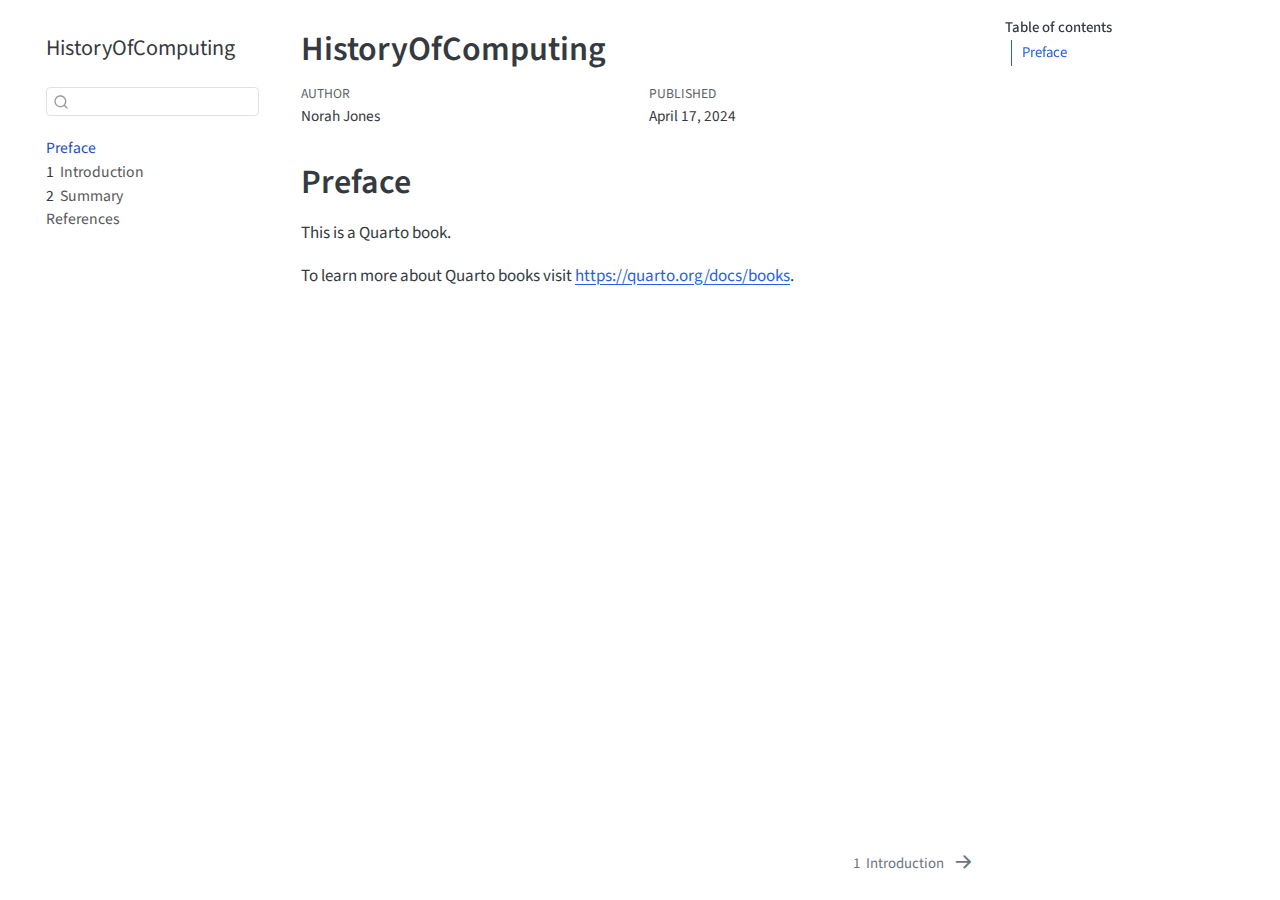
<file: docs/index.html>
<!DOCTYPE html>
<html xmlns="http://www.w3.org/1999/xhtml" lang="en" xml:lang="en"><head>

<meta charset="utf-8">
<meta name="generator" content="quarto-1.4.550">

<meta name="viewport" content="width=device-width, initial-scale=1.0, user-scalable=yes">

<meta name="author" content="Norah Jones">
<meta name="dcterms.date" content="2024-04-17">

<title>HistoryOfComputing</title>
<style>
code{white-space: pre-wrap;}
span.smallcaps{font-variant: small-caps;}
div.columns{display: flex; gap: min(4vw, 1.5em);}
div.column{flex: auto; overflow-x: auto;}
div.hanging-indent{margin-left: 1.5em; text-indent: -1.5em;}
ul.task-list{list-style: none;}
ul.task-list li input[type="checkbox"] {
  width: 0.8em;
  margin: 0 0.8em 0.2em -1em; /* quarto-specific, see https://github.com/quarto-dev/quarto-cli/issues/4556 */ 
  vertical-align: middle;
}
</style>


<script src="site_libs/quarto-nav/quarto-nav.js"></script>
<script src="site_libs/quarto-nav/headroom.min.js"></script>
<script src="site_libs/clipboard/clipboard.min.js"></script>
<script src="site_libs/quarto-search/autocomplete.umd.js"></script>
<script src="site_libs/quarto-search/fuse.min.js"></script>
<script src="site_libs/quarto-search/quarto-search.js"></script>
<meta name="quarto:offset" content="./">
<link href="./intro.html" rel="next">
<script src="site_libs/quarto-html/quarto.js"></script>
<script src="site_libs/quarto-html/popper.min.js"></script>
<script src="site_libs/quarto-html/tippy.umd.min.js"></script>
<script src="site_libs/quarto-html/anchor.min.js"></script>
<link href="site_libs/quarto-html/tippy.css" rel="stylesheet">
<link href="site_libs/quarto-html/quarto-syntax-highlighting.css" rel="stylesheet" id="quarto-text-highlighting-styles">
<script src="site_libs/bootstrap/bootstrap.min.js"></script>
<link href="site_libs/bootstrap/bootstrap-icons.css" rel="stylesheet">
<link href="site_libs/bootstrap/bootstrap.min.css" rel="stylesheet" id="quarto-bootstrap" data-mode="light">
<script id="quarto-search-options" type="application/json">{
  "location": "sidebar",
  "copy-button": false,
  "collapse-after": 3,
  "panel-placement": "start",
  "type": "textbox",
  "limit": 50,
  "keyboard-shortcut": [
    "f",
    "/",
    "s"
  ],
  "show-item-context": false,
  "language": {
    "search-no-results-text": "No results",
    "search-matching-documents-text": "matching documents",
    "search-copy-link-title": "Copy link to search",
    "search-hide-matches-text": "Hide additional matches",
    "search-more-match-text": "more match in this document",
    "search-more-matches-text": "more matches in this document",
    "search-clear-button-title": "Clear",
    "search-text-placeholder": "",
    "search-detached-cancel-button-title": "Cancel",
    "search-submit-button-title": "Submit",
    "search-label": "Search"
  }
}</script>


</head>

<body class="nav-sidebar floating">

<div id="quarto-search-results"></div>
  <header id="quarto-header" class="headroom fixed-top">
  <nav class="quarto-secondary-nav">
    <div class="container-fluid d-flex">
      <button type="button" class="quarto-btn-toggle btn" data-bs-toggle="collapse" data-bs-target=".quarto-sidebar-collapse-item" aria-controls="quarto-sidebar" aria-expanded="false" aria-label="Toggle sidebar navigation" onclick="if (window.quartoToggleHeadroom) { window.quartoToggleHeadroom(); }">
        <i class="bi bi-layout-text-sidebar-reverse"></i>
      </button>
        <nav class="quarto-page-breadcrumbs" aria-label="breadcrumb"><ol class="breadcrumb"><li class="breadcrumb-item"><a href="./index.html">Preface</a></li></ol></nav>
        <a class="flex-grow-1" role="button" data-bs-toggle="collapse" data-bs-target=".quarto-sidebar-collapse-item" aria-controls="quarto-sidebar" aria-expanded="false" aria-label="Toggle sidebar navigation" onclick="if (window.quartoToggleHeadroom) { window.quartoToggleHeadroom(); }">      
        </a>
      <button type="button" class="btn quarto-search-button" aria-label="" onclick="window.quartoOpenSearch();">
        <i class="bi bi-search"></i>
      </button>
    </div>
  </nav>
</header>
<!-- content -->
<div id="quarto-content" class="quarto-container page-columns page-rows-contents page-layout-article">
<!-- sidebar -->
  <nav id="quarto-sidebar" class="sidebar collapse collapse-horizontal quarto-sidebar-collapse-item sidebar-navigation floating overflow-auto">
    <div class="pt-lg-2 mt-2 text-left sidebar-header">
    <div class="sidebar-title mb-0 py-0">
      <a href="./">HistoryOfComputing</a> 
    </div>
      </div>
        <div class="mt-2 flex-shrink-0 align-items-center">
        <div class="sidebar-search">
        <div id="quarto-search" class="" title="Search"></div>
        </div>
        </div>
    <div class="sidebar-menu-container"> 
    <ul class="list-unstyled mt-1">
        <li class="sidebar-item">
  <div class="sidebar-item-container"> 
  <a href="./index.html" class="sidebar-item-text sidebar-link active">
 <span class="menu-text">Preface</span></a>
  </div>
</li>
        <li class="sidebar-item">
  <div class="sidebar-item-container"> 
  <a href="./intro.html" class="sidebar-item-text sidebar-link">
 <span class="menu-text"><span class="chapter-number">1</span>&nbsp; <span class="chapter-title">Introduction</span></span></a>
  </div>
</li>
        <li class="sidebar-item">
  <div class="sidebar-item-container"> 
  <a href="./summary.html" class="sidebar-item-text sidebar-link">
 <span class="menu-text"><span class="chapter-number">2</span>&nbsp; <span class="chapter-title">Summary</span></span></a>
  </div>
</li>
        <li class="sidebar-item">
  <div class="sidebar-item-container"> 
  <a href="./references.html" class="sidebar-item-text sidebar-link">
 <span class="menu-text">References</span></a>
  </div>
</li>
    </ul>
    </div>
</nav>
<div id="quarto-sidebar-glass" class="quarto-sidebar-collapse-item" data-bs-toggle="collapse" data-bs-target=".quarto-sidebar-collapse-item"></div>
<!-- margin-sidebar -->
    <div id="quarto-margin-sidebar" class="sidebar margin-sidebar">
        <nav id="TOC" role="doc-toc" class="toc-active">
    <h2 id="toc-title">Table of contents</h2>
   
  <ul>
  <li><a href="#preface" id="toc-preface" class="nav-link active" data-scroll-target="#preface">Preface</a></li>
  </ul>
</nav>
    </div>
<!-- main -->
<main class="content" id="quarto-document-content">

<header id="title-block-header" class="quarto-title-block default">
<div class="quarto-title">
<h1 class="title">HistoryOfComputing</h1>
</div>



<div class="quarto-title-meta">

    <div>
    <div class="quarto-title-meta-heading">Author</div>
    <div class="quarto-title-meta-contents">
             <p>Norah Jones </p>
          </div>
  </div>
    
    <div>
    <div class="quarto-title-meta-heading">Published</div>
    <div class="quarto-title-meta-contents">
      <p class="date">April 17, 2024</p>
    </div>
  </div>
  
    
  </div>
  


</header>


<section id="preface" class="level1 unnumbered">
<h1 class="unnumbered">Preface</h1>
<p>This is a Quarto book.</p>
<p>To learn more about Quarto books visit <a href="https://quarto.org/docs/books" class="uri">https://quarto.org/docs/books</a>.</p>


</section>

</main> <!-- /main -->
<script id="quarto-html-after-body" type="application/javascript">
window.document.addEventListener("DOMContentLoaded", function (event) {
  const toggleBodyColorMode = (bsSheetEl) => {
    const mode = bsSheetEl.getAttribute("data-mode");
    const bodyEl = window.document.querySelector("body");
    if (mode === "dark") {
      bodyEl.classList.add("quarto-dark");
      bodyEl.classList.remove("quarto-light");
    } else {
      bodyEl.classList.add("quarto-light");
      bodyEl.classList.remove("quarto-dark");
    }
  }
  const toggleBodyColorPrimary = () => {
    const bsSheetEl = window.document.querySelector("link#quarto-bootstrap");
    if (bsSheetEl) {
      toggleBodyColorMode(bsSheetEl);
    }
  }
  toggleBodyColorPrimary();  
  const icon = "";
  const anchorJS = new window.AnchorJS();
  anchorJS.options = {
    placement: 'right',
    icon: icon
  };
  anchorJS.add('.anchored');
  const isCodeAnnotation = (el) => {
    for (const clz of el.classList) {
      if (clz.startsWith('code-annotation-')) {                     
        return true;
      }
    }
    return false;
  }
  const clipboard = new window.ClipboardJS('.code-copy-button', {
    text: function(trigger) {
      const codeEl = trigger.previousElementSibling.cloneNode(true);
      for (const childEl of codeEl.children) {
        if (isCodeAnnotation(childEl)) {
          childEl.remove();
        }
      }
      return codeEl.innerText;
    }
  });
  clipboard.on('success', function(e) {
    // button target
    const button = e.trigger;
    // don't keep focus
    button.blur();
    // flash "checked"
    button.classList.add('code-copy-button-checked');
    var currentTitle = button.getAttribute("title");
    button.setAttribute("title", "Copied!");
    let tooltip;
    if (window.bootstrap) {
      button.setAttribute("data-bs-toggle", "tooltip");
      button.setAttribute("data-bs-placement", "left");
      button.setAttribute("data-bs-title", "Copied!");
      tooltip = new bootstrap.Tooltip(button, 
        { trigger: "manual", 
          customClass: "code-copy-button-tooltip",
          offset: [0, -8]});
      tooltip.show();    
    }
    setTimeout(function() {
      if (tooltip) {
        tooltip.hide();
        button.removeAttribute("data-bs-title");
        button.removeAttribute("data-bs-toggle");
        button.removeAttribute("data-bs-placement");
      }
      button.setAttribute("title", currentTitle);
      button.classList.remove('code-copy-button-checked');
    }, 1000);
    // clear code selection
    e.clearSelection();
  });
  function tippyHover(el, contentFn, onTriggerFn, onUntriggerFn) {
    const config = {
      allowHTML: true,
      maxWidth: 500,
      delay: 100,
      arrow: false,
      appendTo: function(el) {
          return el.parentElement;
      },
      interactive: true,
      interactiveBorder: 10,
      theme: 'quarto',
      placement: 'bottom-start',
    };
    if (contentFn) {
      config.content = contentFn;
    }
    if (onTriggerFn) {
      config.onTrigger = onTriggerFn;
    }
    if (onUntriggerFn) {
      config.onUntrigger = onUntriggerFn;
    }
    window.tippy(el, config); 
  }
  const noterefs = window.document.querySelectorAll('a[role="doc-noteref"]');
  for (var i=0; i<noterefs.length; i++) {
    const ref = noterefs[i];
    tippyHover(ref, function() {
      // use id or data attribute instead here
      let href = ref.getAttribute('data-footnote-href') || ref.getAttribute('href');
      try { href = new URL(href).hash; } catch {}
      const id = href.replace(/^#\/?/, "");
      const note = window.document.getElementById(id);
      return note.innerHTML;
    });
  }
  const xrefs = window.document.querySelectorAll('a.quarto-xref');
  const processXRef = (id, note) => {
    // Strip column container classes
    const stripColumnClz = (el) => {
      el.classList.remove("page-full", "page-columns");
      if (el.children) {
        for (const child of el.children) {
          stripColumnClz(child);
        }
      }
    }
    stripColumnClz(note)
    if (id === null || id.startsWith('sec-')) {
      // Special case sections, only their first couple elements
      const container = document.createElement("div");
      if (note.children && note.children.length > 2) {
        container.appendChild(note.children[0].cloneNode(true));
        for (let i = 1; i < note.children.length; i++) {
          const child = note.children[i];
          if (child.tagName === "P" && child.innerText === "") {
            continue;
          } else {
            container.appendChild(child.cloneNode(true));
            break;
          }
        }
        if (window.Quarto?.typesetMath) {
          window.Quarto.typesetMath(container);
        }
        return container.innerHTML
      } else {
        if (window.Quarto?.typesetMath) {
          window.Quarto.typesetMath(note);
        }
        return note.innerHTML;
      }
    } else {
      // Remove any anchor links if they are present
      const anchorLink = note.querySelector('a.anchorjs-link');
      if (anchorLink) {
        anchorLink.remove();
      }
      if (window.Quarto?.typesetMath) {
        window.Quarto.typesetMath(note);
      }
      // TODO in 1.5, we should make sure this works without a callout special case
      if (note.classList.contains("callout")) {
        return note.outerHTML;
      } else {
        return note.innerHTML;
      }
    }
  }
  for (var i=0; i<xrefs.length; i++) {
    const xref = xrefs[i];
    tippyHover(xref, undefined, function(instance) {
      instance.disable();
      let url = xref.getAttribute('href');
      let hash = undefined; 
      if (url.startsWith('#')) {
        hash = url;
      } else {
        try { hash = new URL(url).hash; } catch {}
      }
      if (hash) {
        const id = hash.replace(/^#\/?/, "");
        const note = window.document.getElementById(id);
        if (note !== null) {
          try {
            const html = processXRef(id, note.cloneNode(true));
            instance.setContent(html);
          } finally {
            instance.enable();
            instance.show();
          }
        } else {
          // See if we can fetch this
          fetch(url.split('#')[0])
          .then(res => res.text())
          .then(html => {
            const parser = new DOMParser();
            const htmlDoc = parser.parseFromString(html, "text/html");
            const note = htmlDoc.getElementById(id);
            if (note !== null) {
              const html = processXRef(id, note);
              instance.setContent(html);
            } 
          }).finally(() => {
            instance.enable();
            instance.show();
          });
        }
      } else {
        // See if we can fetch a full url (with no hash to target)
        // This is a special case and we should probably do some content thinning / targeting
        fetch(url)
        .then(res => res.text())
        .then(html => {
          const parser = new DOMParser();
          const htmlDoc = parser.parseFromString(html, "text/html");
          const note = htmlDoc.querySelector('main.content');
          if (note !== null) {
            // This should only happen for chapter cross references
            // (since there is no id in the URL)
            // remove the first header
            if (note.children.length > 0 && note.children[0].tagName === "HEADER") {
              note.children[0].remove();
            }
            const html = processXRef(null, note);
            instance.setContent(html);
          } 
        }).finally(() => {
          instance.enable();
          instance.show();
        });
      }
    }, function(instance) {
    });
  }
      let selectedAnnoteEl;
      const selectorForAnnotation = ( cell, annotation) => {
        let cellAttr = 'data-code-cell="' + cell + '"';
        let lineAttr = 'data-code-annotation="' +  annotation + '"';
        const selector = 'span[' + cellAttr + '][' + lineAttr + ']';
        return selector;
      }
      const selectCodeLines = (annoteEl) => {
        const doc = window.document;
        const targetCell = annoteEl.getAttribute("data-target-cell");
        const targetAnnotation = annoteEl.getAttribute("data-target-annotation");
        const annoteSpan = window.document.querySelector(selectorForAnnotation(targetCell, targetAnnotation));
        const lines = annoteSpan.getAttribute("data-code-lines").split(",");
        const lineIds = lines.map((line) => {
          return targetCell + "-" + line;
        })
        let top = null;
        let height = null;
        let parent = null;
        if (lineIds.length > 0) {
            //compute the position of the single el (top and bottom and make a div)
            const el = window.document.getElementById(lineIds[0]);
            top = el.offsetTop;
            height = el.offsetHeight;
            parent = el.parentElement.parentElement;
          if (lineIds.length > 1) {
            const lastEl = window.document.getElementById(lineIds[lineIds.length - 1]);
            const bottom = lastEl.offsetTop + lastEl.offsetHeight;
            height = bottom - top;
          }
          if (top !== null && height !== null && parent !== null) {
            // cook up a div (if necessary) and position it 
            let div = window.document.getElementById("code-annotation-line-highlight");
            if (div === null) {
              div = window.document.createElement("div");
              div.setAttribute("id", "code-annotation-line-highlight");
              div.style.position = 'absolute';
              parent.appendChild(div);
            }
            div.style.top = top - 2 + "px";
            div.style.height = height + 4 + "px";
            div.style.left = 0;
            let gutterDiv = window.document.getElementById("code-annotation-line-highlight-gutter");
            if (gutterDiv === null) {
              gutterDiv = window.document.createElement("div");
              gutterDiv.setAttribute("id", "code-annotation-line-highlight-gutter");
              gutterDiv.style.position = 'absolute';
              const codeCell = window.document.getElementById(targetCell);
              const gutter = codeCell.querySelector('.code-annotation-gutter');
              gutter.appendChild(gutterDiv);
            }
            gutterDiv.style.top = top - 2 + "px";
            gutterDiv.style.height = height + 4 + "px";
          }
          selectedAnnoteEl = annoteEl;
        }
      };
      const unselectCodeLines = () => {
        const elementsIds = ["code-annotation-line-highlight", "code-annotation-line-highlight-gutter"];
        elementsIds.forEach((elId) => {
          const div = window.document.getElementById(elId);
          if (div) {
            div.remove();
          }
        });
        selectedAnnoteEl = undefined;
      };
        // Handle positioning of the toggle
    window.addEventListener(
      "resize",
      throttle(() => {
        elRect = undefined;
        if (selectedAnnoteEl) {
          selectCodeLines(selectedAnnoteEl);
        }
      }, 10)
    );
    function throttle(fn, ms) {
    let throttle = false;
    let timer;
      return (...args) => {
        if(!throttle) { // first call gets through
            fn.apply(this, args);
            throttle = true;
        } else { // all the others get throttled
            if(timer) clearTimeout(timer); // cancel #2
            timer = setTimeout(() => {
              fn.apply(this, args);
              timer = throttle = false;
            }, ms);
        }
      };
    }
      // Attach click handler to the DT
      const annoteDls = window.document.querySelectorAll('dt[data-target-cell]');
      for (const annoteDlNode of annoteDls) {
        annoteDlNode.addEventListener('click', (event) => {
          const clickedEl = event.target;
          if (clickedEl !== selectedAnnoteEl) {
            unselectCodeLines();
            const activeEl = window.document.querySelector('dt[data-target-cell].code-annotation-active');
            if (activeEl) {
              activeEl.classList.remove('code-annotation-active');
            }
            selectCodeLines(clickedEl);
            clickedEl.classList.add('code-annotation-active');
          } else {
            // Unselect the line
            unselectCodeLines();
            clickedEl.classList.remove('code-annotation-active');
          }
        });
      }
  const findCites = (el) => {
    const parentEl = el.parentElement;
    if (parentEl) {
      const cites = parentEl.dataset.cites;
      if (cites) {
        return {
          el,
          cites: cites.split(' ')
        };
      } else {
        return findCites(el.parentElement)
      }
    } else {
      return undefined;
    }
  };
  var bibliorefs = window.document.querySelectorAll('a[role="doc-biblioref"]');
  for (var i=0; i<bibliorefs.length; i++) {
    const ref = bibliorefs[i];
    const citeInfo = findCites(ref);
    if (citeInfo) {
      tippyHover(citeInfo.el, function() {
        var popup = window.document.createElement('div');
        citeInfo.cites.forEach(function(cite) {
          var citeDiv = window.document.createElement('div');
          citeDiv.classList.add('hanging-indent');
          citeDiv.classList.add('csl-entry');
          var biblioDiv = window.document.getElementById('ref-' + cite);
          if (biblioDiv) {
            citeDiv.innerHTML = biblioDiv.innerHTML;
          }
          popup.appendChild(citeDiv);
        });
        return popup.innerHTML;
      });
    }
  }
});
</script>
<nav class="page-navigation">
  <div class="nav-page nav-page-previous">
  </div>
  <div class="nav-page nav-page-next">
      <a href="./intro.html" class="pagination-link" aria-label="Introduction">
        <span class="nav-page-text"><span class="chapter-number">1</span>&nbsp; <span class="chapter-title">Introduction</span></span> <i class="bi bi-arrow-right-short"></i>
      </a>
  </div>
</nav>
</div> <!-- /content -->




</body></html>
</file>
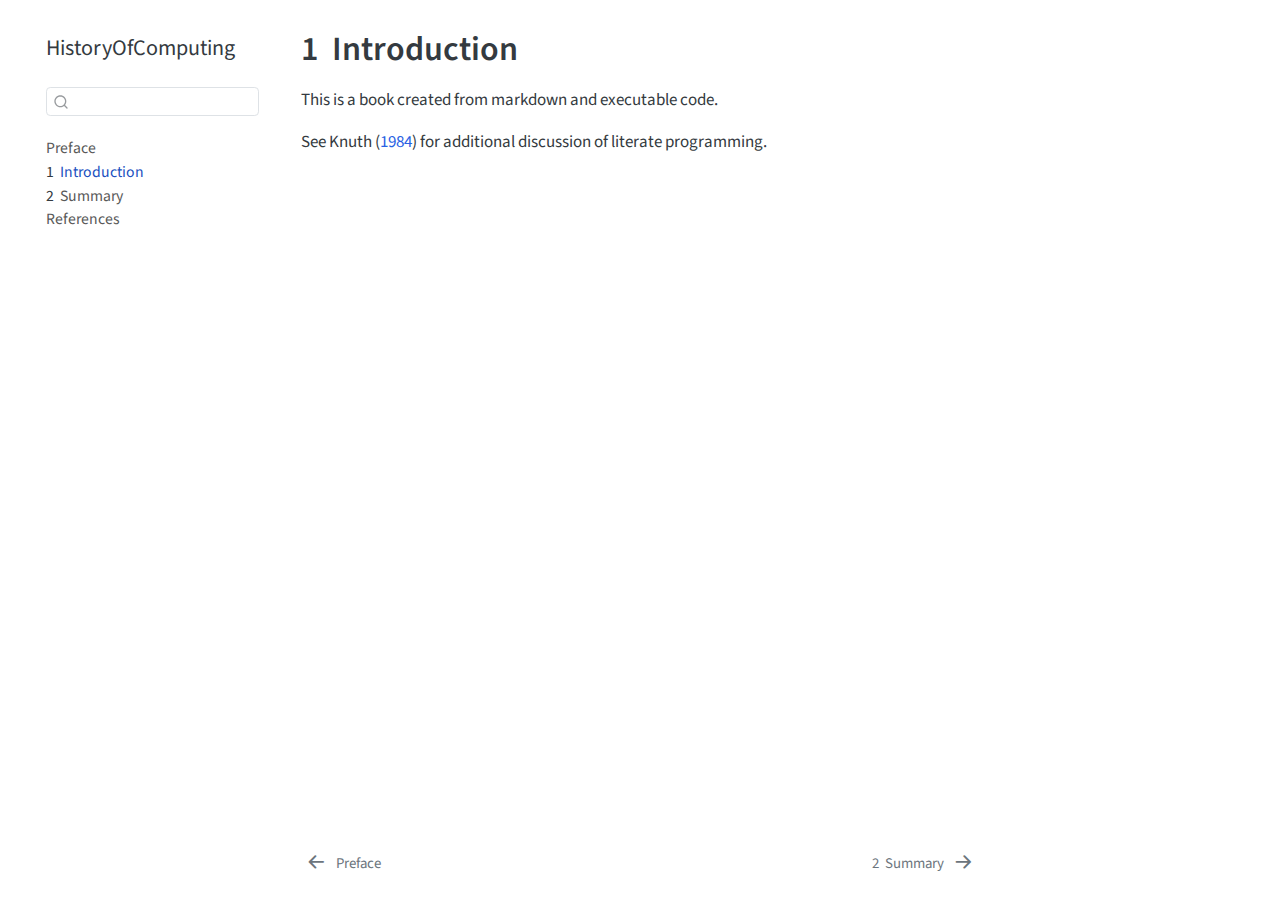
<file: docs/intro.html>
<!DOCTYPE html>
<html xmlns="http://www.w3.org/1999/xhtml" lang="en" xml:lang="en"><head>

<meta charset="utf-8">
<meta name="generator" content="quarto-1.4.550">

<meta name="viewport" content="width=device-width, initial-scale=1.0, user-scalable=yes">


<title>HistoryOfComputing - 1&nbsp; Introduction</title>
<style>
code{white-space: pre-wrap;}
span.smallcaps{font-variant: small-caps;}
div.columns{display: flex; gap: min(4vw, 1.5em);}
div.column{flex: auto; overflow-x: auto;}
div.hanging-indent{margin-left: 1.5em; text-indent: -1.5em;}
ul.task-list{list-style: none;}
ul.task-list li input[type="checkbox"] {
  width: 0.8em;
  margin: 0 0.8em 0.2em -1em; /* quarto-specific, see https://github.com/quarto-dev/quarto-cli/issues/4556 */ 
  vertical-align: middle;
}
/* CSS for citations */
div.csl-bib-body { }
div.csl-entry {
  clear: both;
  margin-bottom: 0em;
}
.hanging-indent div.csl-entry {
  margin-left:2em;
  text-indent:-2em;
}
div.csl-left-margin {
  min-width:2em;
  float:left;
}
div.csl-right-inline {
  margin-left:2em;
  padding-left:1em;
}
div.csl-indent {
  margin-left: 2em;
}</style>


<script src="site_libs/quarto-nav/quarto-nav.js"></script>
<script src="site_libs/quarto-nav/headroom.min.js"></script>
<script src="site_libs/clipboard/clipboard.min.js"></script>
<script src="site_libs/quarto-search/autocomplete.umd.js"></script>
<script src="site_libs/quarto-search/fuse.min.js"></script>
<script src="site_libs/quarto-search/quarto-search.js"></script>
<meta name="quarto:offset" content="./">
<link href="./summary.html" rel="next">
<link href="./index.html" rel="prev">
<script src="site_libs/quarto-html/quarto.js"></script>
<script src="site_libs/quarto-html/popper.min.js"></script>
<script src="site_libs/quarto-html/tippy.umd.min.js"></script>
<script src="site_libs/quarto-html/anchor.min.js"></script>
<link href="site_libs/quarto-html/tippy.css" rel="stylesheet">
<link href="site_libs/quarto-html/quarto-syntax-highlighting.css" rel="stylesheet" id="quarto-text-highlighting-styles">
<script src="site_libs/bootstrap/bootstrap.min.js"></script>
<link href="site_libs/bootstrap/bootstrap-icons.css" rel="stylesheet">
<link href="site_libs/bootstrap/bootstrap.min.css" rel="stylesheet" id="quarto-bootstrap" data-mode="light">
<script id="quarto-search-options" type="application/json">{
  "location": "sidebar",
  "copy-button": false,
  "collapse-after": 3,
  "panel-placement": "start",
  "type": "textbox",
  "limit": 50,
  "keyboard-shortcut": [
    "f",
    "/",
    "s"
  ],
  "show-item-context": false,
  "language": {
    "search-no-results-text": "No results",
    "search-matching-documents-text": "matching documents",
    "search-copy-link-title": "Copy link to search",
    "search-hide-matches-text": "Hide additional matches",
    "search-more-match-text": "more match in this document",
    "search-more-matches-text": "more matches in this document",
    "search-clear-button-title": "Clear",
    "search-text-placeholder": "",
    "search-detached-cancel-button-title": "Cancel",
    "search-submit-button-title": "Submit",
    "search-label": "Search"
  }
}</script>


</head>

<body class="nav-sidebar floating">

<div id="quarto-search-results"></div>
  <header id="quarto-header" class="headroom fixed-top">
  <nav class="quarto-secondary-nav">
    <div class="container-fluid d-flex">
      <button type="button" class="quarto-btn-toggle btn" data-bs-toggle="collapse" data-bs-target=".quarto-sidebar-collapse-item" aria-controls="quarto-sidebar" aria-expanded="false" aria-label="Toggle sidebar navigation" onclick="if (window.quartoToggleHeadroom) { window.quartoToggleHeadroom(); }">
        <i class="bi bi-layout-text-sidebar-reverse"></i>
      </button>
        <nav class="quarto-page-breadcrumbs" aria-label="breadcrumb"><ol class="breadcrumb"><li class="breadcrumb-item"><a href="./intro.html"><span class="chapter-number">1</span>&nbsp; <span class="chapter-title">Introduction</span></a></li></ol></nav>
        <a class="flex-grow-1" role="button" data-bs-toggle="collapse" data-bs-target=".quarto-sidebar-collapse-item" aria-controls="quarto-sidebar" aria-expanded="false" aria-label="Toggle sidebar navigation" onclick="if (window.quartoToggleHeadroom) { window.quartoToggleHeadroom(); }">      
        </a>
      <button type="button" class="btn quarto-search-button" aria-label="" onclick="window.quartoOpenSearch();">
        <i class="bi bi-search"></i>
      </button>
    </div>
  </nav>
</header>
<!-- content -->
<div id="quarto-content" class="quarto-container page-columns page-rows-contents page-layout-article">
<!-- sidebar -->
  <nav id="quarto-sidebar" class="sidebar collapse collapse-horizontal quarto-sidebar-collapse-item sidebar-navigation floating overflow-auto">
    <div class="pt-lg-2 mt-2 text-left sidebar-header">
    <div class="sidebar-title mb-0 py-0">
      <a href="./">HistoryOfComputing</a> 
    </div>
      </div>
        <div class="mt-2 flex-shrink-0 align-items-center">
        <div class="sidebar-search">
        <div id="quarto-search" class="" title="Search"></div>
        </div>
        </div>
    <div class="sidebar-menu-container"> 
    <ul class="list-unstyled mt-1">
        <li class="sidebar-item">
  <div class="sidebar-item-container"> 
  <a href="./index.html" class="sidebar-item-text sidebar-link">
 <span class="menu-text">Preface</span></a>
  </div>
</li>
        <li class="sidebar-item">
  <div class="sidebar-item-container"> 
  <a href="./intro.html" class="sidebar-item-text sidebar-link active">
 <span class="menu-text"><span class="chapter-number">1</span>&nbsp; <span class="chapter-title">Introduction</span></span></a>
  </div>
</li>
        <li class="sidebar-item">
  <div class="sidebar-item-container"> 
  <a href="./summary.html" class="sidebar-item-text sidebar-link">
 <span class="menu-text"><span class="chapter-number">2</span>&nbsp; <span class="chapter-title">Summary</span></span></a>
  </div>
</li>
        <li class="sidebar-item">
  <div class="sidebar-item-container"> 
  <a href="./references.html" class="sidebar-item-text sidebar-link">
 <span class="menu-text">References</span></a>
  </div>
</li>
    </ul>
    </div>
</nav>
<div id="quarto-sidebar-glass" class="quarto-sidebar-collapse-item" data-bs-toggle="collapse" data-bs-target=".quarto-sidebar-collapse-item"></div>
<!-- margin-sidebar -->
    <div id="quarto-margin-sidebar" class="sidebar margin-sidebar">
        
    </div>
<!-- main -->
<main class="content" id="quarto-document-content">

<header id="title-block-header" class="quarto-title-block default">
<div class="quarto-title">
<h1 class="title"><span class="chapter-number">1</span>&nbsp; <span class="chapter-title">Introduction</span></h1>
</div>



<div class="quarto-title-meta">

    
  
    
  </div>
  


</header>


<p>This is a book created from markdown and executable code.</p>
<p>See <span class="citation" data-cites="knuth84">Knuth (<a href="references.html#ref-knuth84" role="doc-biblioref">1984</a>)</span> for additional discussion of literate programming.</p>


<div id="refs" class="references csl-bib-body hanging-indent" data-entry-spacing="0" role="list" style="display: none">
<div id="ref-knuth84" class="csl-entry" role="listitem">
Knuth, Donald E. 1984. <span>“Literate Programming.”</span> <em>Comput. J.</em> 27 (2): 97–111. <a href="https://doi.org/10.1093/comjnl/27.2.97">https://doi.org/10.1093/comjnl/27.2.97</a>.
</div>
</div>

</main> <!-- /main -->
<script id="quarto-html-after-body" type="application/javascript">
window.document.addEventListener("DOMContentLoaded", function (event) {
  const toggleBodyColorMode = (bsSheetEl) => {
    const mode = bsSheetEl.getAttribute("data-mode");
    const bodyEl = window.document.querySelector("body");
    if (mode === "dark") {
      bodyEl.classList.add("quarto-dark");
      bodyEl.classList.remove("quarto-light");
    } else {
      bodyEl.classList.add("quarto-light");
      bodyEl.classList.remove("quarto-dark");
    }
  }
  const toggleBodyColorPrimary = () => {
    const bsSheetEl = window.document.querySelector("link#quarto-bootstrap");
    if (bsSheetEl) {
      toggleBodyColorMode(bsSheetEl);
    }
  }
  toggleBodyColorPrimary();  
  const icon = "";
  const anchorJS = new window.AnchorJS();
  anchorJS.options = {
    placement: 'right',
    icon: icon
  };
  anchorJS.add('.anchored');
  const isCodeAnnotation = (el) => {
    for (const clz of el.classList) {
      if (clz.startsWith('code-annotation-')) {                     
        return true;
      }
    }
    return false;
  }
  const clipboard = new window.ClipboardJS('.code-copy-button', {
    text: function(trigger) {
      const codeEl = trigger.previousElementSibling.cloneNode(true);
      for (const childEl of codeEl.children) {
        if (isCodeAnnotation(childEl)) {
          childEl.remove();
        }
      }
      return codeEl.innerText;
    }
  });
  clipboard.on('success', function(e) {
    // button target
    const button = e.trigger;
    // don't keep focus
    button.blur();
    // flash "checked"
    button.classList.add('code-copy-button-checked');
    var currentTitle = button.getAttribute("title");
    button.setAttribute("title", "Copied!");
    let tooltip;
    if (window.bootstrap) {
      button.setAttribute("data-bs-toggle", "tooltip");
      button.setAttribute("data-bs-placement", "left");
      button.setAttribute("data-bs-title", "Copied!");
      tooltip = new bootstrap.Tooltip(button, 
        { trigger: "manual", 
          customClass: "code-copy-button-tooltip",
          offset: [0, -8]});
      tooltip.show();    
    }
    setTimeout(function() {
      if (tooltip) {
        tooltip.hide();
        button.removeAttribute("data-bs-title");
        button.removeAttribute("data-bs-toggle");
        button.removeAttribute("data-bs-placement");
      }
      button.setAttribute("title", currentTitle);
      button.classList.remove('code-copy-button-checked');
    }, 1000);
    // clear code selection
    e.clearSelection();
  });
  function tippyHover(el, contentFn, onTriggerFn, onUntriggerFn) {
    const config = {
      allowHTML: true,
      maxWidth: 500,
      delay: 100,
      arrow: false,
      appendTo: function(el) {
          return el.parentElement;
      },
      interactive: true,
      interactiveBorder: 10,
      theme: 'quarto',
      placement: 'bottom-start',
    };
    if (contentFn) {
      config.content = contentFn;
    }
    if (onTriggerFn) {
      config.onTrigger = onTriggerFn;
    }
    if (onUntriggerFn) {
      config.onUntrigger = onUntriggerFn;
    }
    window.tippy(el, config); 
  }
  const noterefs = window.document.querySelectorAll('a[role="doc-noteref"]');
  for (var i=0; i<noterefs.length; i++) {
    const ref = noterefs[i];
    tippyHover(ref, function() {
      // use id or data attribute instead here
      let href = ref.getAttribute('data-footnote-href') || ref.getAttribute('href');
      try { href = new URL(href).hash; } catch {}
      const id = href.replace(/^#\/?/, "");
      const note = window.document.getElementById(id);
      return note.innerHTML;
    });
  }
  const xrefs = window.document.querySelectorAll('a.quarto-xref');
  const processXRef = (id, note) => {
    // Strip column container classes
    const stripColumnClz = (el) => {
      el.classList.remove("page-full", "page-columns");
      if (el.children) {
        for (const child of el.children) {
          stripColumnClz(child);
        }
      }
    }
    stripColumnClz(note)
    if (id === null || id.startsWith('sec-')) {
      // Special case sections, only their first couple elements
      const container = document.createElement("div");
      if (note.children && note.children.length > 2) {
        container.appendChild(note.children[0].cloneNode(true));
        for (let i = 1; i < note.children.length; i++) {
          const child = note.children[i];
          if (child.tagName === "P" && child.innerText === "") {
            continue;
          } else {
            container.appendChild(child.cloneNode(true));
            break;
          }
        }
        if (window.Quarto?.typesetMath) {
          window.Quarto.typesetMath(container);
        }
        return container.innerHTML
      } else {
        if (window.Quarto?.typesetMath) {
          window.Quarto.typesetMath(note);
        }
        return note.innerHTML;
      }
    } else {
      // Remove any anchor links if they are present
      const anchorLink = note.querySelector('a.anchorjs-link');
      if (anchorLink) {
        anchorLink.remove();
      }
      if (window.Quarto?.typesetMath) {
        window.Quarto.typesetMath(note);
      }
      // TODO in 1.5, we should make sure this works without a callout special case
      if (note.classList.contains("callout")) {
        return note.outerHTML;
      } else {
        return note.innerHTML;
      }
    }
  }
  for (var i=0; i<xrefs.length; i++) {
    const xref = xrefs[i];
    tippyHover(xref, undefined, function(instance) {
      instance.disable();
      let url = xref.getAttribute('href');
      let hash = undefined; 
      if (url.startsWith('#')) {
        hash = url;
      } else {
        try { hash = new URL(url).hash; } catch {}
      }
      if (hash) {
        const id = hash.replace(/^#\/?/, "");
        const note = window.document.getElementById(id);
        if (note !== null) {
          try {
            const html = processXRef(id, note.cloneNode(true));
            instance.setContent(html);
          } finally {
            instance.enable();
            instance.show();
          }
        } else {
          // See if we can fetch this
          fetch(url.split('#')[0])
          .then(res => res.text())
          .then(html => {
            const parser = new DOMParser();
            const htmlDoc = parser.parseFromString(html, "text/html");
            const note = htmlDoc.getElementById(id);
            if (note !== null) {
              const html = processXRef(id, note);
              instance.setContent(html);
            } 
          }).finally(() => {
            instance.enable();
            instance.show();
          });
        }
      } else {
        // See if we can fetch a full url (with no hash to target)
        // This is a special case and we should probably do some content thinning / targeting
        fetch(url)
        .then(res => res.text())
        .then(html => {
          const parser = new DOMParser();
          const htmlDoc = parser.parseFromString(html, "text/html");
          const note = htmlDoc.querySelector('main.content');
          if (note !== null) {
            // This should only happen for chapter cross references
            // (since there is no id in the URL)
            // remove the first header
            if (note.children.length > 0 && note.children[0].tagName === "HEADER") {
              note.children[0].remove();
            }
            const html = processXRef(null, note);
            instance.setContent(html);
          } 
        }).finally(() => {
          instance.enable();
          instance.show();
        });
      }
    }, function(instance) {
    });
  }
      let selectedAnnoteEl;
      const selectorForAnnotation = ( cell, annotation) => {
        let cellAttr = 'data-code-cell="' + cell + '"';
        let lineAttr = 'data-code-annotation="' +  annotation + '"';
        const selector = 'span[' + cellAttr + '][' + lineAttr + ']';
        return selector;
      }
      const selectCodeLines = (annoteEl) => {
        const doc = window.document;
        const targetCell = annoteEl.getAttribute("data-target-cell");
        const targetAnnotation = annoteEl.getAttribute("data-target-annotation");
        const annoteSpan = window.document.querySelector(selectorForAnnotation(targetCell, targetAnnotation));
        const lines = annoteSpan.getAttribute("data-code-lines").split(",");
        const lineIds = lines.map((line) => {
          return targetCell + "-" + line;
        })
        let top = null;
        let height = null;
        let parent = null;
        if (lineIds.length > 0) {
            //compute the position of the single el (top and bottom and make a div)
            const el = window.document.getElementById(lineIds[0]);
            top = el.offsetTop;
            height = el.offsetHeight;
            parent = el.parentElement.parentElement;
          if (lineIds.length > 1) {
            const lastEl = window.document.getElementById(lineIds[lineIds.length - 1]);
            const bottom = lastEl.offsetTop + lastEl.offsetHeight;
            height = bottom - top;
          }
          if (top !== null && height !== null && parent !== null) {
            // cook up a div (if necessary) and position it 
            let div = window.document.getElementById("code-annotation-line-highlight");
            if (div === null) {
              div = window.document.createElement("div");
              div.setAttribute("id", "code-annotation-line-highlight");
              div.style.position = 'absolute';
              parent.appendChild(div);
            }
            div.style.top = top - 2 + "px";
            div.style.height = height + 4 + "px";
            div.style.left = 0;
            let gutterDiv = window.document.getElementById("code-annotation-line-highlight-gutter");
            if (gutterDiv === null) {
              gutterDiv = window.document.createElement("div");
              gutterDiv.setAttribute("id", "code-annotation-line-highlight-gutter");
              gutterDiv.style.position = 'absolute';
              const codeCell = window.document.getElementById(targetCell);
              const gutter = codeCell.querySelector('.code-annotation-gutter');
              gutter.appendChild(gutterDiv);
            }
            gutterDiv.style.top = top - 2 + "px";
            gutterDiv.style.height = height + 4 + "px";
          }
          selectedAnnoteEl = annoteEl;
        }
      };
      const unselectCodeLines = () => {
        const elementsIds = ["code-annotation-line-highlight", "code-annotation-line-highlight-gutter"];
        elementsIds.forEach((elId) => {
          const div = window.document.getElementById(elId);
          if (div) {
            div.remove();
          }
        });
        selectedAnnoteEl = undefined;
      };
        // Handle positioning of the toggle
    window.addEventListener(
      "resize",
      throttle(() => {
        elRect = undefined;
        if (selectedAnnoteEl) {
          selectCodeLines(selectedAnnoteEl);
        }
      }, 10)
    );
    function throttle(fn, ms) {
    let throttle = false;
    let timer;
      return (...args) => {
        if(!throttle) { // first call gets through
            fn.apply(this, args);
            throttle = true;
        } else { // all the others get throttled
            if(timer) clearTimeout(timer); // cancel #2
            timer = setTimeout(() => {
              fn.apply(this, args);
              timer = throttle = false;
            }, ms);
        }
      };
    }
      // Attach click handler to the DT
      const annoteDls = window.document.querySelectorAll('dt[data-target-cell]');
      for (const annoteDlNode of annoteDls) {
        annoteDlNode.addEventListener('click', (event) => {
          const clickedEl = event.target;
          if (clickedEl !== selectedAnnoteEl) {
            unselectCodeLines();
            const activeEl = window.document.querySelector('dt[data-target-cell].code-annotation-active');
            if (activeEl) {
              activeEl.classList.remove('code-annotation-active');
            }
            selectCodeLines(clickedEl);
            clickedEl.classList.add('code-annotation-active');
          } else {
            // Unselect the line
            unselectCodeLines();
            clickedEl.classList.remove('code-annotation-active');
          }
        });
      }
  const findCites = (el) => {
    const parentEl = el.parentElement;
    if (parentEl) {
      const cites = parentEl.dataset.cites;
      if (cites) {
        return {
          el,
          cites: cites.split(' ')
        };
      } else {
        return findCites(el.parentElement)
      }
    } else {
      return undefined;
    }
  };
  var bibliorefs = window.document.querySelectorAll('a[role="doc-biblioref"]');
  for (var i=0; i<bibliorefs.length; i++) {
    const ref = bibliorefs[i];
    const citeInfo = findCites(ref);
    if (citeInfo) {
      tippyHover(citeInfo.el, function() {
        var popup = window.document.createElement('div');
        citeInfo.cites.forEach(function(cite) {
          var citeDiv = window.document.createElement('div');
          citeDiv.classList.add('hanging-indent');
          citeDiv.classList.add('csl-entry');
          var biblioDiv = window.document.getElementById('ref-' + cite);
          if (biblioDiv) {
            citeDiv.innerHTML = biblioDiv.innerHTML;
          }
          popup.appendChild(citeDiv);
        });
        return popup.innerHTML;
      });
    }
  }
});
</script>
<nav class="page-navigation">
  <div class="nav-page nav-page-previous">
      <a href="./index.html" class="pagination-link" aria-label="Preface">
        <i class="bi bi-arrow-left-short"></i> <span class="nav-page-text">Preface</span>
      </a>          
  </div>
  <div class="nav-page nav-page-next">
      <a href="./summary.html" class="pagination-link" aria-label="Summary">
        <span class="nav-page-text"><span class="chapter-number">2</span>&nbsp; <span class="chapter-title">Summary</span></span> <i class="bi bi-arrow-right-short"></i>
      </a>
  </div>
</nav>
</div> <!-- /content -->




</body></html>
</file>
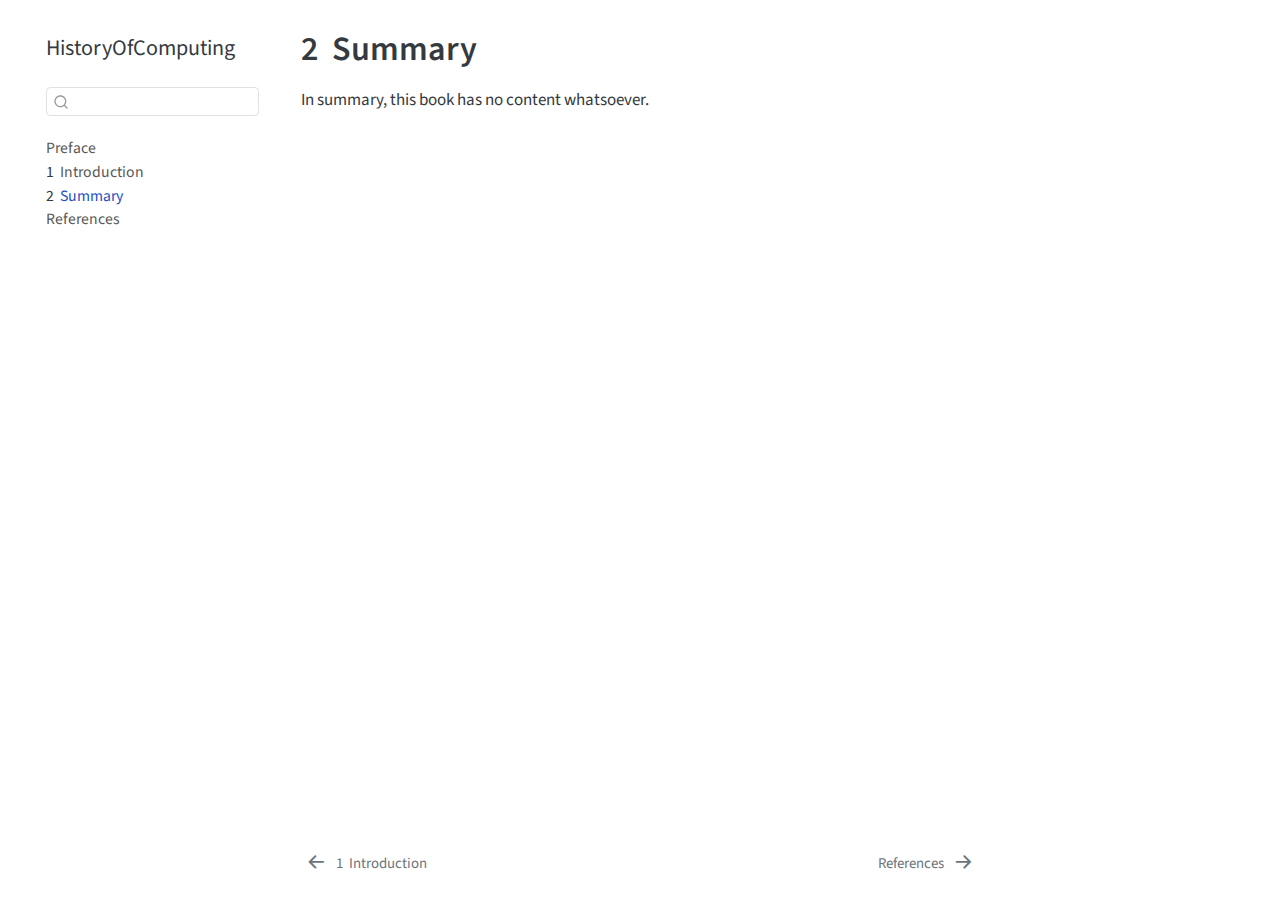
<file: docs/summary.html>
<!DOCTYPE html>
<html xmlns="http://www.w3.org/1999/xhtml" lang="en" xml:lang="en"><head>

<meta charset="utf-8">
<meta name="generator" content="quarto-1.4.550">

<meta name="viewport" content="width=device-width, initial-scale=1.0, user-scalable=yes">


<title>HistoryOfComputing - 2&nbsp; Summary</title>
<style>
code{white-space: pre-wrap;}
span.smallcaps{font-variant: small-caps;}
div.columns{display: flex; gap: min(4vw, 1.5em);}
div.column{flex: auto; overflow-x: auto;}
div.hanging-indent{margin-left: 1.5em; text-indent: -1.5em;}
ul.task-list{list-style: none;}
ul.task-list li input[type="checkbox"] {
  width: 0.8em;
  margin: 0 0.8em 0.2em -1em; /* quarto-specific, see https://github.com/quarto-dev/quarto-cli/issues/4556 */ 
  vertical-align: middle;
}
</style>


<script src="site_libs/quarto-nav/quarto-nav.js"></script>
<script src="site_libs/quarto-nav/headroom.min.js"></script>
<script src="site_libs/clipboard/clipboard.min.js"></script>
<script src="site_libs/quarto-search/autocomplete.umd.js"></script>
<script src="site_libs/quarto-search/fuse.min.js"></script>
<script src="site_libs/quarto-search/quarto-search.js"></script>
<meta name="quarto:offset" content="./">
<link href="./references.html" rel="next">
<link href="./intro.html" rel="prev">
<script src="site_libs/quarto-html/quarto.js"></script>
<script src="site_libs/quarto-html/popper.min.js"></script>
<script src="site_libs/quarto-html/tippy.umd.min.js"></script>
<script src="site_libs/quarto-html/anchor.min.js"></script>
<link href="site_libs/quarto-html/tippy.css" rel="stylesheet">
<link href="site_libs/quarto-html/quarto-syntax-highlighting.css" rel="stylesheet" id="quarto-text-highlighting-styles">
<script src="site_libs/bootstrap/bootstrap.min.js"></script>
<link href="site_libs/bootstrap/bootstrap-icons.css" rel="stylesheet">
<link href="site_libs/bootstrap/bootstrap.min.css" rel="stylesheet" id="quarto-bootstrap" data-mode="light">
<script id="quarto-search-options" type="application/json">{
  "location": "sidebar",
  "copy-button": false,
  "collapse-after": 3,
  "panel-placement": "start",
  "type": "textbox",
  "limit": 50,
  "keyboard-shortcut": [
    "f",
    "/",
    "s"
  ],
  "show-item-context": false,
  "language": {
    "search-no-results-text": "No results",
    "search-matching-documents-text": "matching documents",
    "search-copy-link-title": "Copy link to search",
    "search-hide-matches-text": "Hide additional matches",
    "search-more-match-text": "more match in this document",
    "search-more-matches-text": "more matches in this document",
    "search-clear-button-title": "Clear",
    "search-text-placeholder": "",
    "search-detached-cancel-button-title": "Cancel",
    "search-submit-button-title": "Submit",
    "search-label": "Search"
  }
}</script>


</head>

<body class="nav-sidebar floating">

<div id="quarto-search-results"></div>
  <header id="quarto-header" class="headroom fixed-top">
  <nav class="quarto-secondary-nav">
    <div class="container-fluid d-flex">
      <button type="button" class="quarto-btn-toggle btn" data-bs-toggle="collapse" data-bs-target=".quarto-sidebar-collapse-item" aria-controls="quarto-sidebar" aria-expanded="false" aria-label="Toggle sidebar navigation" onclick="if (window.quartoToggleHeadroom) { window.quartoToggleHeadroom(); }">
        <i class="bi bi-layout-text-sidebar-reverse"></i>
      </button>
        <nav class="quarto-page-breadcrumbs" aria-label="breadcrumb"><ol class="breadcrumb"><li class="breadcrumb-item"><a href="./summary.html"><span class="chapter-number">2</span>&nbsp; <span class="chapter-title">Summary</span></a></li></ol></nav>
        <a class="flex-grow-1" role="button" data-bs-toggle="collapse" data-bs-target=".quarto-sidebar-collapse-item" aria-controls="quarto-sidebar" aria-expanded="false" aria-label="Toggle sidebar navigation" onclick="if (window.quartoToggleHeadroom) { window.quartoToggleHeadroom(); }">      
        </a>
      <button type="button" class="btn quarto-search-button" aria-label="" onclick="window.quartoOpenSearch();">
        <i class="bi bi-search"></i>
      </button>
    </div>
  </nav>
</header>
<!-- content -->
<div id="quarto-content" class="quarto-container page-columns page-rows-contents page-layout-article">
<!-- sidebar -->
  <nav id="quarto-sidebar" class="sidebar collapse collapse-horizontal quarto-sidebar-collapse-item sidebar-navigation floating overflow-auto">
    <div class="pt-lg-2 mt-2 text-left sidebar-header">
    <div class="sidebar-title mb-0 py-0">
      <a href="./">HistoryOfComputing</a> 
    </div>
      </div>
        <div class="mt-2 flex-shrink-0 align-items-center">
        <div class="sidebar-search">
        <div id="quarto-search" class="" title="Search"></div>
        </div>
        </div>
    <div class="sidebar-menu-container"> 
    <ul class="list-unstyled mt-1">
        <li class="sidebar-item">
  <div class="sidebar-item-container"> 
  <a href="./index.html" class="sidebar-item-text sidebar-link">
 <span class="menu-text">Preface</span></a>
  </div>
</li>
        <li class="sidebar-item">
  <div class="sidebar-item-container"> 
  <a href="./intro.html" class="sidebar-item-text sidebar-link">
 <span class="menu-text"><span class="chapter-number">1</span>&nbsp; <span class="chapter-title">Introduction</span></span></a>
  </div>
</li>
        <li class="sidebar-item">
  <div class="sidebar-item-container"> 
  <a href="./summary.html" class="sidebar-item-text sidebar-link active">
 <span class="menu-text"><span class="chapter-number">2</span>&nbsp; <span class="chapter-title">Summary</span></span></a>
  </div>
</li>
        <li class="sidebar-item">
  <div class="sidebar-item-container"> 
  <a href="./references.html" class="sidebar-item-text sidebar-link">
 <span class="menu-text">References</span></a>
  </div>
</li>
    </ul>
    </div>
</nav>
<div id="quarto-sidebar-glass" class="quarto-sidebar-collapse-item" data-bs-toggle="collapse" data-bs-target=".quarto-sidebar-collapse-item"></div>
<!-- margin-sidebar -->
    <div id="quarto-margin-sidebar" class="sidebar margin-sidebar">
        
    </div>
<!-- main -->
<main class="content" id="quarto-document-content">

<header id="title-block-header" class="quarto-title-block default">
<div class="quarto-title">
<h1 class="title"><span class="chapter-number">2</span>&nbsp; <span class="chapter-title">Summary</span></h1>
</div>



<div class="quarto-title-meta">

    
  
    
  </div>
  


</header>


<p>In summary, this book has no content whatsoever.</p>



</main> <!-- /main -->
<script id="quarto-html-after-body" type="application/javascript">
window.document.addEventListener("DOMContentLoaded", function (event) {
  const toggleBodyColorMode = (bsSheetEl) => {
    const mode = bsSheetEl.getAttribute("data-mode");
    const bodyEl = window.document.querySelector("body");
    if (mode === "dark") {
      bodyEl.classList.add("quarto-dark");
      bodyEl.classList.remove("quarto-light");
    } else {
      bodyEl.classList.add("quarto-light");
      bodyEl.classList.remove("quarto-dark");
    }
  }
  const toggleBodyColorPrimary = () => {
    const bsSheetEl = window.document.querySelector("link#quarto-bootstrap");
    if (bsSheetEl) {
      toggleBodyColorMode(bsSheetEl);
    }
  }
  toggleBodyColorPrimary();  
  const icon = "";
  const anchorJS = new window.AnchorJS();
  anchorJS.options = {
    placement: 'right',
    icon: icon
  };
  anchorJS.add('.anchored');
  const isCodeAnnotation = (el) => {
    for (const clz of el.classList) {
      if (clz.startsWith('code-annotation-')) {                     
        return true;
      }
    }
    return false;
  }
  const clipboard = new window.ClipboardJS('.code-copy-button', {
    text: function(trigger) {
      const codeEl = trigger.previousElementSibling.cloneNode(true);
      for (const childEl of codeEl.children) {
        if (isCodeAnnotation(childEl)) {
          childEl.remove();
        }
      }
      return codeEl.innerText;
    }
  });
  clipboard.on('success', function(e) {
    // button target
    const button = e.trigger;
    // don't keep focus
    button.blur();
    // flash "checked"
    button.classList.add('code-copy-button-checked');
    var currentTitle = button.getAttribute("title");
    button.setAttribute("title", "Copied!");
    let tooltip;
    if (window.bootstrap) {
      button.setAttribute("data-bs-toggle", "tooltip");
      button.setAttribute("data-bs-placement", "left");
      button.setAttribute("data-bs-title", "Copied!");
      tooltip = new bootstrap.Tooltip(button, 
        { trigger: "manual", 
          customClass: "code-copy-button-tooltip",
          offset: [0, -8]});
      tooltip.show();    
    }
    setTimeout(function() {
      if (tooltip) {
        tooltip.hide();
        button.removeAttribute("data-bs-title");
        button.removeAttribute("data-bs-toggle");
        button.removeAttribute("data-bs-placement");
      }
      button.setAttribute("title", currentTitle);
      button.classList.remove('code-copy-button-checked');
    }, 1000);
    // clear code selection
    e.clearSelection();
  });
  function tippyHover(el, contentFn, onTriggerFn, onUntriggerFn) {
    const config = {
      allowHTML: true,
      maxWidth: 500,
      delay: 100,
      arrow: false,
      appendTo: function(el) {
          return el.parentElement;
      },
      interactive: true,
      interactiveBorder: 10,
      theme: 'quarto',
      placement: 'bottom-start',
    };
    if (contentFn) {
      config.content = contentFn;
    }
    if (onTriggerFn) {
      config.onTrigger = onTriggerFn;
    }
    if (onUntriggerFn) {
      config.onUntrigger = onUntriggerFn;
    }
    window.tippy(el, config); 
  }
  const noterefs = window.document.querySelectorAll('a[role="doc-noteref"]');
  for (var i=0; i<noterefs.length; i++) {
    const ref = noterefs[i];
    tippyHover(ref, function() {
      // use id or data attribute instead here
      let href = ref.getAttribute('data-footnote-href') || ref.getAttribute('href');
      try { href = new URL(href).hash; } catch {}
      const id = href.replace(/^#\/?/, "");
      const note = window.document.getElementById(id);
      return note.innerHTML;
    });
  }
  const xrefs = window.document.querySelectorAll('a.quarto-xref');
  const processXRef = (id, note) => {
    // Strip column container classes
    const stripColumnClz = (el) => {
      el.classList.remove("page-full", "page-columns");
      if (el.children) {
        for (const child of el.children) {
          stripColumnClz(child);
        }
      }
    }
    stripColumnClz(note)
    if (id === null || id.startsWith('sec-')) {
      // Special case sections, only their first couple elements
      const container = document.createElement("div");
      if (note.children && note.children.length > 2) {
        container.appendChild(note.children[0].cloneNode(true));
        for (let i = 1; i < note.children.length; i++) {
          const child = note.children[i];
          if (child.tagName === "P" && child.innerText === "") {
            continue;
          } else {
            container.appendChild(child.cloneNode(true));
            break;
          }
        }
        if (window.Quarto?.typesetMath) {
          window.Quarto.typesetMath(container);
        }
        return container.innerHTML
      } else {
        if (window.Quarto?.typesetMath) {
          window.Quarto.typesetMath(note);
        }
        return note.innerHTML;
      }
    } else {
      // Remove any anchor links if they are present
      const anchorLink = note.querySelector('a.anchorjs-link');
      if (anchorLink) {
        anchorLink.remove();
      }
      if (window.Quarto?.typesetMath) {
        window.Quarto.typesetMath(note);
      }
      // TODO in 1.5, we should make sure this works without a callout special case
      if (note.classList.contains("callout")) {
        return note.outerHTML;
      } else {
        return note.innerHTML;
      }
    }
  }
  for (var i=0; i<xrefs.length; i++) {
    const xref = xrefs[i];
    tippyHover(xref, undefined, function(instance) {
      instance.disable();
      let url = xref.getAttribute('href');
      let hash = undefined; 
      if (url.startsWith('#')) {
        hash = url;
      } else {
        try { hash = new URL(url).hash; } catch {}
      }
      if (hash) {
        const id = hash.replace(/^#\/?/, "");
        const note = window.document.getElementById(id);
        if (note !== null) {
          try {
            const html = processXRef(id, note.cloneNode(true));
            instance.setContent(html);
          } finally {
            instance.enable();
            instance.show();
          }
        } else {
          // See if we can fetch this
          fetch(url.split('#')[0])
          .then(res => res.text())
          .then(html => {
            const parser = new DOMParser();
            const htmlDoc = parser.parseFromString(html, "text/html");
            const note = htmlDoc.getElementById(id);
            if (note !== null) {
              const html = processXRef(id, note);
              instance.setContent(html);
            } 
          }).finally(() => {
            instance.enable();
            instance.show();
          });
        }
      } else {
        // See if we can fetch a full url (with no hash to target)
        // This is a special case and we should probably do some content thinning / targeting
        fetch(url)
        .then(res => res.text())
        .then(html => {
          const parser = new DOMParser();
          const htmlDoc = parser.parseFromString(html, "text/html");
          const note = htmlDoc.querySelector('main.content');
          if (note !== null) {
            // This should only happen for chapter cross references
            // (since there is no id in the URL)
            // remove the first header
            if (note.children.length > 0 && note.children[0].tagName === "HEADER") {
              note.children[0].remove();
            }
            const html = processXRef(null, note);
            instance.setContent(html);
          } 
        }).finally(() => {
          instance.enable();
          instance.show();
        });
      }
    }, function(instance) {
    });
  }
      let selectedAnnoteEl;
      const selectorForAnnotation = ( cell, annotation) => {
        let cellAttr = 'data-code-cell="' + cell + '"';
        let lineAttr = 'data-code-annotation="' +  annotation + '"';
        const selector = 'span[' + cellAttr + '][' + lineAttr + ']';
        return selector;
      }
      const selectCodeLines = (annoteEl) => {
        const doc = window.document;
        const targetCell = annoteEl.getAttribute("data-target-cell");
        const targetAnnotation = annoteEl.getAttribute("data-target-annotation");
        const annoteSpan = window.document.querySelector(selectorForAnnotation(targetCell, targetAnnotation));
        const lines = annoteSpan.getAttribute("data-code-lines").split(",");
        const lineIds = lines.map((line) => {
          return targetCell + "-" + line;
        })
        let top = null;
        let height = null;
        let parent = null;
        if (lineIds.length > 0) {
            //compute the position of the single el (top and bottom and make a div)
            const el = window.document.getElementById(lineIds[0]);
            top = el.offsetTop;
            height = el.offsetHeight;
            parent = el.parentElement.parentElement;
          if (lineIds.length > 1) {
            const lastEl = window.document.getElementById(lineIds[lineIds.length - 1]);
            const bottom = lastEl.offsetTop + lastEl.offsetHeight;
            height = bottom - top;
          }
          if (top !== null && height !== null && parent !== null) {
            // cook up a div (if necessary) and position it 
            let div = window.document.getElementById("code-annotation-line-highlight");
            if (div === null) {
              div = window.document.createElement("div");
              div.setAttribute("id", "code-annotation-line-highlight");
              div.style.position = 'absolute';
              parent.appendChild(div);
            }
            div.style.top = top - 2 + "px";
            div.style.height = height + 4 + "px";
            div.style.left = 0;
            let gutterDiv = window.document.getElementById("code-annotation-line-highlight-gutter");
            if (gutterDiv === null) {
              gutterDiv = window.document.createElement("div");
              gutterDiv.setAttribute("id", "code-annotation-line-highlight-gutter");
              gutterDiv.style.position = 'absolute';
              const codeCell = window.document.getElementById(targetCell);
              const gutter = codeCell.querySelector('.code-annotation-gutter');
              gutter.appendChild(gutterDiv);
            }
            gutterDiv.style.top = top - 2 + "px";
            gutterDiv.style.height = height + 4 + "px";
          }
          selectedAnnoteEl = annoteEl;
        }
      };
      const unselectCodeLines = () => {
        const elementsIds = ["code-annotation-line-highlight", "code-annotation-line-highlight-gutter"];
        elementsIds.forEach((elId) => {
          const div = window.document.getElementById(elId);
          if (div) {
            div.remove();
          }
        });
        selectedAnnoteEl = undefined;
      };
        // Handle positioning of the toggle
    window.addEventListener(
      "resize",
      throttle(() => {
        elRect = undefined;
        if (selectedAnnoteEl) {
          selectCodeLines(selectedAnnoteEl);
        }
      }, 10)
    );
    function throttle(fn, ms) {
    let throttle = false;
    let timer;
      return (...args) => {
        if(!throttle) { // first call gets through
            fn.apply(this, args);
            throttle = true;
        } else { // all the others get throttled
            if(timer) clearTimeout(timer); // cancel #2
            timer = setTimeout(() => {
              fn.apply(this, args);
              timer = throttle = false;
            }, ms);
        }
      };
    }
      // Attach click handler to the DT
      const annoteDls = window.document.querySelectorAll('dt[data-target-cell]');
      for (const annoteDlNode of annoteDls) {
        annoteDlNode.addEventListener('click', (event) => {
          const clickedEl = event.target;
          if (clickedEl !== selectedAnnoteEl) {
            unselectCodeLines();
            const activeEl = window.document.querySelector('dt[data-target-cell].code-annotation-active');
            if (activeEl) {
              activeEl.classList.remove('code-annotation-active');
            }
            selectCodeLines(clickedEl);
            clickedEl.classList.add('code-annotation-active');
          } else {
            // Unselect the line
            unselectCodeLines();
            clickedEl.classList.remove('code-annotation-active');
          }
        });
      }
  const findCites = (el) => {
    const parentEl = el.parentElement;
    if (parentEl) {
      const cites = parentEl.dataset.cites;
      if (cites) {
        return {
          el,
          cites: cites.split(' ')
        };
      } else {
        return findCites(el.parentElement)
      }
    } else {
      return undefined;
    }
  };
  var bibliorefs = window.document.querySelectorAll('a[role="doc-biblioref"]');
  for (var i=0; i<bibliorefs.length; i++) {
    const ref = bibliorefs[i];
    const citeInfo = findCites(ref);
    if (citeInfo) {
      tippyHover(citeInfo.el, function() {
        var popup = window.document.createElement('div');
        citeInfo.cites.forEach(function(cite) {
          var citeDiv = window.document.createElement('div');
          citeDiv.classList.add('hanging-indent');
          citeDiv.classList.add('csl-entry');
          var biblioDiv = window.document.getElementById('ref-' + cite);
          if (biblioDiv) {
            citeDiv.innerHTML = biblioDiv.innerHTML;
          }
          popup.appendChild(citeDiv);
        });
        return popup.innerHTML;
      });
    }
  }
});
</script>
<nav class="page-navigation">
  <div class="nav-page nav-page-previous">
      <a href="./intro.html" class="pagination-link" aria-label="Introduction">
        <i class="bi bi-arrow-left-short"></i> <span class="nav-page-text"><span class="chapter-number">1</span>&nbsp; <span class="chapter-title">Introduction</span></span>
      </a>          
  </div>
  <div class="nav-page nav-page-next">
      <a href="./references.html" class="pagination-link" aria-label="References">
        <span class="nav-page-text">References</span> <i class="bi bi-arrow-right-short"></i>
      </a>
  </div>
</nav>
</div> <!-- /content -->




</body></html>
</file>
<file: docs/site_libs/quarto-html/tippy.css>
.tippy-box[data-animation=fade][data-state=hidden]{opacity:0}[data-tippy-root]{max-width:calc(100vw - 10px)}.tippy-box{position:relative;background-color:#333;color:#fff;border-radius:4px;font-size:14px;line-height:1.4;white-space:normal;outline:0;transition-property:transform,visibility,opacity}.tippy-box[data-placement^=top]>.tippy-arrow{bottom:0}.tippy-box[data-placement^=top]>.tippy-arrow:before{bottom:-7px;left:0;border-width:8px 8px 0;border-top-color:initial;transform-origin:center top}.tippy-box[data-placement^=bottom]>.tippy-arrow{top:0}.tippy-box[data-placement^=bottom]>.tippy-arrow:before{top:-7px;left:0;border-width:0 8px 8px;border-bottom-color:initial;transform-origin:center bottom}.tippy-box[data-placement^=left]>.tippy-arrow{right:0}.tippy-box[data-placement^=left]>.tippy-arrow:before{border-width:8px 0 8px 8px;border-left-color:initial;right:-7px;transform-origin:center left}.tippy-box[data-placement^=right]>.tippy-arrow{left:0}.tippy-box[data-placement^=right]>.tippy-arrow:before{left:-7px;border-width:8px 8px 8px 0;border-right-color:initial;transform-origin:center right}.tippy-box[data-inertia][data-state=visible]{transition-timing-function:cubic-bezier(.54,1.5,.38,1.11)}.tippy-arrow{width:16px;height:16px;color:#333}.tippy-arrow:before{content:"";position:absolute;border-color:transparent;border-style:solid}.tippy-content{position:relative;padding:5px 9px;z-index:1}
</file>
<file: docs/site_libs/quarto-html/quarto-syntax-highlighting.css>
/* quarto syntax highlight colors */
:root {
  --quarto-hl-ot-color: #003B4F;
  --quarto-hl-at-color: #657422;
  --quarto-hl-ss-color: #20794D;
  --quarto-hl-an-color: #5E5E5E;
  --quarto-hl-fu-color: #4758AB;
  --quarto-hl-st-color: #20794D;
  --quarto-hl-cf-color: #003B4F;
  --quarto-hl-op-color: #5E5E5E;
  --quarto-hl-er-color: #AD0000;
  --quarto-hl-bn-color: #AD0000;
  --quarto-hl-al-color: #AD0000;
  --quarto-hl-va-color: #111111;
  --quarto-hl-bu-color: inherit;
  --quarto-hl-ex-color: inherit;
  --quarto-hl-pp-color: #AD0000;
  --quarto-hl-in-color: #5E5E5E;
  --quarto-hl-vs-color: #20794D;
  --quarto-hl-wa-color: #5E5E5E;
  --quarto-hl-do-color: #5E5E5E;
  --quarto-hl-im-color: #00769E;
  --quarto-hl-ch-color: #20794D;
  --quarto-hl-dt-color: #AD0000;
  --quarto-hl-fl-color: #AD0000;
  --quarto-hl-co-color: #5E5E5E;
  --quarto-hl-cv-color: #5E5E5E;
  --quarto-hl-cn-color: #8f5902;
  --quarto-hl-sc-color: #5E5E5E;
  --quarto-hl-dv-color: #AD0000;
  --quarto-hl-kw-color: #003B4F;
}

/* other quarto variables */
:root {
  --quarto-font-monospace: SFMono-Regular, Menlo, Monaco, Consolas, "Liberation Mono", "Courier New", monospace;
}

pre > code.sourceCode > span {
  color: #003B4F;
}

code span {
  color: #003B4F;
}

code.sourceCode > span {
  color: #003B4F;
}

div.sourceCode,
div.sourceCode pre.sourceCode {
  color: #003B4F;
}

code span.ot {
  color: #003B4F;
  font-style: inherit;
}

code span.at {
  color: #657422;
  font-style: inherit;
}

code span.ss {
  color: #20794D;
  font-style: inherit;
}

code span.an {
  color: #5E5E5E;
  font-style: inherit;
}

code span.fu {
  color: #4758AB;
  font-style: inherit;
}

code span.st {
  color: #20794D;
  font-style: inherit;
}

code span.cf {
  color: #003B4F;
  font-style: inherit;
}

code span.op {
  color: #5E5E5E;
  font-style: inherit;
}

code span.er {
  color: #AD0000;
  font-style: inherit;
}

code span.bn {
  color: #AD0000;
  font-style: inherit;
}

code span.al {
  color: #AD0000;
  font-style: inherit;
}

code span.va {
  color: #111111;
  font-style: inherit;
}

code span.bu {
  font-style: inherit;
}

code span.ex {
  font-style: inherit;
}

code span.pp {
  color: #AD0000;
  font-style: inherit;
}

code span.in {
  color: #5E5E5E;
  font-style: inherit;
}

code span.vs {
  color: #20794D;
  font-style: inherit;
}

code span.wa {
  color: #5E5E5E;
  font-style: italic;
}

code span.do {
  color: #5E5E5E;
  font-style: italic;
}

code span.im {
  color: #00769E;
  font-style: inherit;
}

code span.ch {
  color: #20794D;
  font-style: inherit;
}

code span.dt {
  color: #AD0000;
  font-style: inherit;
}

code span.fl {
  color: #AD0000;
  font-style: inherit;
}

code span.co {
  color: #5E5E5E;
  font-style: inherit;
}

code span.cv {
  color: #5E5E5E;
  font-style: italic;
}

code span.cn {
  color: #8f5902;
  font-style: inherit;
}

code span.sc {
  color: #5E5E5E;
  font-style: inherit;
}

code span.dv {
  color: #AD0000;
  font-style: inherit;
}

code span.kw {
  color: #003B4F;
  font-style: inherit;
}

.prevent-inlining {
  content: "</";
}

/*# sourceMappingURL=debc5d5d77c3f9108843748ff7464032.css.map */
</file>
